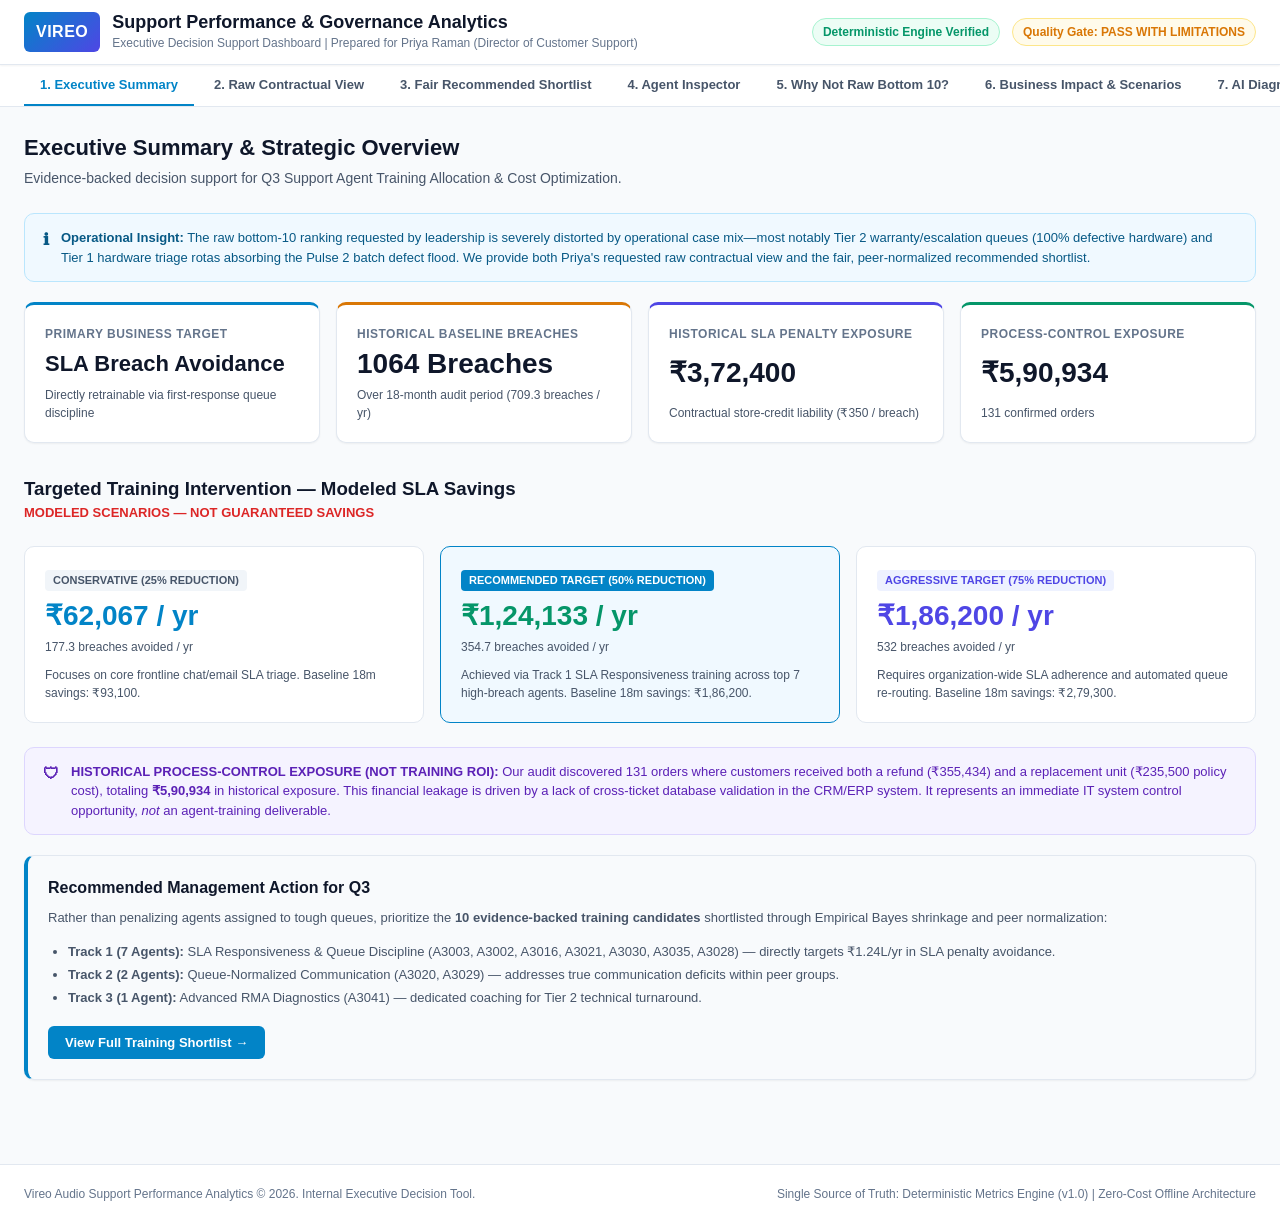
<file: dashboard/index.html>
<!DOCTYPE html>
<html lang="en">
<head>
  <meta charset="UTF-8">
  <meta name="viewport" content="width=device-width, initial-scale=1.0">
  <title>Vireo Audio Support Analytics — Executive Decision Dashboard</title>
  <link rel="stylesheet" href="style.css">
  <!-- Load Authoritative Data File (Zero-CORS offline execution) -->
  <script src="data.js"></script>
  <script src="app.js"></script>
</head>
<body>

  <!-- Top Executive Header -->
  <header class="app-header">
    <div class="header-inner">
      <div class="brand-container">
        <div class="logo-badge">VIREO</div>
        <div class="brand-text">
          <h1>Support Performance & Governance Analytics</h1>
          <p>Executive Decision Support Dashboard | Prepared for Priya Raman (Director of Customer Support)</p>
        </div>
      </div>
      <div class="header-status">
        <span class="pill-badge pill-deterministic">Deterministic Engine Verified</span>
        <span class="pill-badge pill-pass">Quality Gate: PASS WITH LIMITATIONS</span>
      </div>
    </div>
  </header>

  <!-- Navigation Tabs -->
  <nav class="app-nav">
    <div class="nav-inner">
      <button class="nav-tab active" data-view="view-exec">1. Executive Summary</button>
      <button class="nav-tab" data-view="view-raw">2. Raw Contractual View</button>
      <button class="nav-tab" data-view="view-shortlist">3. Fair Recommended Shortlist</button>
      <button class="nav-tab" data-view="view-inspector">4. Agent Inspector</button>
      <button class="nav-tab" data-view="view-whynot">5. Why Not Raw Bottom 10?</button>
      <button class="nav-tab" data-view="view-impact">6. Business Impact & Scenarios</button>
      <button class="nav-tab" data-view="view-ai">7. AI Diagnostics</button>
      <button class="nav-tab" data-view="view-limitations">8. Data Quality & Limitations</button>
    </div>
  </nav>

  <!-- Main View Container -->
  <main class="main-container">

    <!-- ========================================================
         VIEW 1 — EXECUTIVE SUMMARY
         ======================================================== -->
    <section id="view-exec" class="view-section active">
      <div class="section-header">
        <h2>Executive Summary & Strategic Overview</h2>
        <p>Evidence-backed decision support for Q3 Support Agent Training Allocation & Cost Optimization.</p>
      </div>

      <!-- Core Context Alert -->
      <div class="alert-box alert-info">
        <span class="alert-icon">ℹ</span>
        <div>
          <strong>Operational Insight:</strong> The raw bottom-10 ranking requested by leadership is severely distorted by operational case mix—most notably Tier 2 warranty/escalation queues (100% defective hardware) and Tier 1 hardware triage rotas absorbing the Pulse 2 batch defect flood. We provide both Priya's requested raw contractual view and the fair, peer-normalized recommended shortlist.
        </div>
      </div>

      <!-- High-Level KPI Summary Grid -->
      <div class="grid-cols-4">
        <div class="kpi-card kpi-highlight-blue">
          <div class="kpi-title">Primary Business Target</div>
          <div class="kpi-value" style="font-size: 22px;">SLA Breach Avoidance</div>
          <div class="kpi-subtext">Directly retrainable via first-response queue discipline</div>
        </div>
        <div class="kpi-card kpi-highlight-amber">
          <div class="kpi-title">Historical Baseline Breaches</div>
          <div class="kpi-value" id="exec-baseline-breaches">1,064 Breaches</div>
          <div class="kpi-subtext">Over 18-month audit period (709.3 breaches / yr)</div>
        </div>
        <div class="kpi-card kpi-highlight-indigo">
          <div class="kpi-title">Historical SLA Penalty Exposure</div>
          <div class="kpi-value" id="exec-baseline-cost">₹3,72,400</div>
          <div class="kpi-subtext">Contractual store-credit liability (₹350 / breach)</div>
        </div>
        <div class="kpi-card kpi-highlight-green">
          <div class="kpi-title">Process-Control Exposure</div>
          <div class="kpi-value" id="exec-dd-exposure">₹5,90,934</div>
          <div class="kpi-subtext" id="exec-dd-orders">131 double-dipped orders (ERP/CRM gap)</div>
        </div>
      </div>

      <!-- SLA Breach Reduction Scenarios -->
      <div class="section-header" style="margin-top: 32px;">
        <h3>Targeted Training Intervention — Modeled SLA Savings</h3>
        <p style="font-size: 13px; color: var(--danger); font-weight: 600;">MODELED SCENARIOS — NOT GUARANTEED SAVINGS</p>
      </div>

      <div class="grid-cols-3">
        <div class="scenario-card conservative">
          <span class="scenario-badge">Conservative (25% Reduction)</span>
          <div class="kpi-value" style="color: var(--primary);" id="exec-sc-25-val">₹62,067 / yr</div>
          <div class="kpi-subtext" id="exec-sc-25-breaches">177.3 breaches avoided / yr</div>
          <p style="font-size: 12px; color: var(--text-muted); margin-top: 10px;">Focuses on core frontline chat/email SLA triage. Baseline 18m savings: ₹93,100.</p>
        </div>

        <div class="scenario-card recommended">
          <span class="scenario-badge">Recommended Target (50% Reduction)</span>
          <div class="kpi-value" style="color: var(--success);" id="exec-sc-50-val">₹1,24,133 / yr</div>
          <div class="kpi-subtext" id="exec-sc-50-breaches">354.7 breaches avoided / yr</div>
          <p style="font-size: 12px; color: var(--text-muted); margin-top: 10px;">Achieved via Track 1 SLA Responsiveness training across top 7 high-breach agents. Baseline 18m savings: ₹1,86,200.</p>
        </div>

        <div class="scenario-card aggressive">
          <span class="scenario-badge">Aggressive Target (75% Reduction)</span>
          <div class="kpi-value" style="color: var(--accent-indigo);" id="exec-sc-75-val">₹1,86,200 / yr</div>
          <div class="kpi-subtext" id="exec-sc-75-breaches">532.0 breaches avoided / yr</div>
          <p style="font-size: 12px; color: var(--text-muted); margin-top: 10px;">Requires organization-wide SLA adherence and automated queue re-routing. Baseline 18m savings: ₹2,79,300.</p>
        </div>
      </div>

      <!-- Process Control Opportunity (Double Dipping) Notice -->
      <div class="alert-box alert-purple" style="margin-top: 12px;">
        <span class="alert-icon">🛡</span>
        <div>
          <strong>HISTORICAL PROCESS-CONTROL EXPOSURE (NOT TRAINING ROI):</strong>
          Our audit discovered 131 orders where customers received both a refund (₹355,434) and a replacement unit (₹235,500 policy cost), totaling <strong>₹5,90,934</strong> in historical exposure. This financial leakage is driven by a lack of cross-ticket database validation in the CRM/ERP system. It represents an immediate IT system control opportunity, <em>not</em> an agent-training deliverable.
        </div>
      </div>

      <!-- Recommended Action Box -->
      <div class="kpi-card" style="margin-top: 20px; background-color: #f8fafc; border-left: 4px solid var(--primary);">
        <h3 style="font-size: 16px; margin-bottom: 8px;">Recommended Management Action for Q3</h3>
        <p style="font-size: 13px; color: var(--text-muted); margin-bottom: 12px;">
          Rather than penalizing agents assigned to tough queues, prioritize the <strong>10 evidence-backed training candidates</strong> shortlisted through Empirical Bayes shrinkage and peer normalization:
        </p>
        <ul style="font-size: 13px; color: var(--text-muted); padding-left: 20px; line-height: 1.8;">
          <li><strong>Track 1 (7 Agents):</strong> SLA Responsiveness & Queue Discipline (A3003, A3002, A3016, A3021, A3030, A3035, A3028) — directly targets ₹1.24L/yr in SLA penalty avoidance.</li>
          <li><strong>Track 2 (2 Agents):</strong> Queue-Normalized Communication (A3020, A3029) — addresses true communication deficits within peer groups.</li>
          <li><strong>Track 3 (1 Agent):</strong> Advanced RMA Diagnostics (A3041) — dedicated coaching for Tier 2 technical turnaround.</li>
        </ul>
        <div style="margin-top: 16px;">
          <button class="btn btn-primary" onclick="switchView('view-shortlist')">View Full Training Shortlist &rarr;</button>
        </div>
      </div>
    </section>

    <!-- ========================================================
         VIEW 2 — PRIYA'S REQUESTED RAW VIEW
         ======================================================== -->
    <section id="view-raw" class="view-section">
      <div class="section-header">
        <h2>Raw Contractual Ranking</h2>
        <p>Direct unadjusted ranking by CSAT and handle time as originally requested by leadership.</p>
      </div>

      <div class="alert-box alert-warning">
        <span class="alert-icon">⚠️</span>
        <div>
          <strong>Transparency Notice:</strong> Raw ranking is shown for compliance with leadership request. It is <strong>NOT</strong> the recommended training decision because case mix differs substantially between operational teams. Notice that Tier 2 agents and Hardware Triage agents dominate the unadjusted bottom lists due to product defects and bench turnaround times.
        </div>
      </div>

      <!-- Table A: Lowest Raw Mean CSAT -->
      <div class="table-card">
        <div class="table-header-bar">
          <h3>A. Bottom 10 by Raw Mean CSAT (Unadjusted)</h3>
          <span style="font-size: 12px; color: var(--text-subtle);">Click any agent row to inspect full profile</span>
        </div>
        <div class="table-responsive">
          <table class="data-table" id="table-raw-csat">
            <thead>
              <tr>
                <th>Rank</th>
                <th>Agent</th>
                <th>Agent ID</th>
                <th>Team</th>
                <th>Tier</th>
                <th>Raw Mean CSAT</th>
                <th>Audited Handle Time (Median)</th>
                <th>SLA Breach Rate</th>
                <th>Queue Bias Context</th>
              </tr>
            </thead>
            <tbody></tbody>
          </table>
        </div>
      </div>

      <!-- Table B: Highest Median Handle Time -->
      <div class="table-card">
        <div class="table-header-bar">
          <h3>B. Highest 10 by Audited Median Handle Time (Unadjusted)</h3>
          <span style="font-size: 12px; color: var(--text-subtle);">Click any agent row to inspect full profile</span>
        </div>
        <div class="table-responsive">
          <table class="data-table" id="table-raw-ht">
            <thead>
              <tr>
                <th>Rank</th>
                <th>Agent</th>
                <th>Agent ID</th>
                <th>Team</th>
                <th>Tier</th>
                <th>Raw Mean CSAT</th>
                <th>Audited Handle Time (Median)</th>
                <th>SLA Breach Rate</th>
                <th>Queue Bias Context</th>
              </tr>
            </thead>
            <tbody></tbody>
          </table>
        </div>
      </div>
    </section>

    <!-- ========================================================
         VIEW 3 — FAIR RECOMMENDED SHORTLIST
         ======================================================== -->
    <section id="view-shortlist" class="view-section">
      <div class="section-header">
        <h2>Fair Recommended Training Shortlist (Single Source of Truth)</h2>
        <p>Exactly 10 evidence-backed candidates grouped into diagnostic intervention tracks.</p>
      </div>

      <div class="alert-box alert-info">
        <span class="alert-icon">✓</span>
        <div>
          <strong>Analytical Foundation:</strong> Candidates selected using Empirical Bayes shrinkage ($M=25$), peer group normalization across 6 operational cohorts, and demonstrable business impact. Unjustified punitive shortlisting of hardware triage agents has been eliminated.
        </div>
      </div>

      <div class="table-card">
        <div class="table-header-bar">
          <h3>Q3 Certified Training Candidates (10 Agents)</h3>
          <span style="font-size: 12px; color: var(--text-subtle);">Grouped across 3 distinct operational modules</span>
        </div>
        <div class="table-responsive">
          <table class="data-table" id="table-training-candidates">
            <thead>
              <tr>
                <th>Rank</th>
                <th>Agent</th>
                <th>Agent ID</th>
                <th>Team</th>
                <th>Training Track</th>
                <th>Primary Evidence & Value</th>
                <th>Peer Benchmark</th>
                <th>Audit Rationale</th>
                <th>Recommended Module</th>
              </tr>
            </thead>
            <tbody></tbody>
          </table>
        </div>
      </div>
    </section>

    <!-- ========================================================
         VIEW 4 — AGENT INSPECTOR
         ======================================================== -->
    <section id="view-inspector" class="view-section">
      <div class="section-header">
        <h2>Agent Detail Inspector</h2>
        <p>Examine comprehensive raw vs. audited metrics, peer benchmarks, and compliance records for all 44 agents.</p>
      </div>

      <div class="inspector-card">
        <div class="inspector-header">
          <div class="inspector-agent-meta">
            <h3 id="insp-agent-title">Select an Agent</h3>
            <p id="insp-agent-meta">Metadata</p>
          </div>
          <div>
            <label for="inspector-agent-select" style="font-size: 12px; font-weight: 600; color: var(--text-muted); margin-right: 8px;">Select Agent:</label>
            <select id="inspector-agent-select" class="table-filter-input" style="font-weight: 600;"></select>
          </div>
        </div>

        <!-- Legacy Offset Warning Box -->
        <div id="insp-legacy-note" class="alert-box alert-warning" style="display: none;"></div>

        <!-- Metric Grid -->
        <div class="inspector-metric-grid">
          <!-- Column 1: Volume & CSAT -->
          <div class="inspector-metric-box">
            <div class="label">Total Ticket Volume</div>
            <div class="value" id="insp-tickets">—</div>
            <div class="detail">18-month resolved & closed attendance</div>
          </div>
          <div class="inspector-metric-box">
            <div class="label">Raw Mean CSAT</div>
            <div class="value" id="insp-csat-raw">—</div>
            <div class="detail" id="insp-csat-count">—</div>
          </div>
          <div class="inspector-metric-box">
            <div class="label">Empirical Bayes Shrunk CSAT</div>
            <div class="value" id="insp-csat-shrunk" style="color: var(--primary);">—</div>
            <div class="detail">Peer Baseline: <span id="insp-csat-peer">—</span></div>
          </div>

          <!-- Column 2: Handle Times -->
          <div class="inspector-metric-box">
            <div class="label">Raw Handle Time (Mean)</div>
            <div class="value" id="insp-ht-raw">—</div>
            <div class="detail">Uncorrected legacy timestamps</div>
          </div>
          <div class="inspector-metric-box">
            <div class="label">Audited Handle Time (Mean)</div>
            <div class="value" id="insp-ht-audited" style="color: var(--primary);">—</div>
            <div class="detail">UTC-to-IST offset corrected (+5:30)</div>
          </div>
          <div class="inspector-metric-box">
            <div class="label">Audited Handle Time (Median)</div>
            <div class="value" id="insp-ht-median">—</div>
            <div class="detail">Robust operational metric</div>
          </div>

          <!-- Column 3: SLA & Governance -->
          <div class="inspector-metric-box">
            <div class="label">SLA Breach Count</div>
            <div class="value" id="insp-sla-breaches" style="color: var(--danger);">—</div>
            <div class="detail">Breach Rate: <span id="insp-sla-rate">—</span></div>
          </div>
          <div class="inspector-metric-box">
            <div class="label">SLA Store-Credit Liability</div>
            <div class="value" id="insp-sla-penalty">—</div>
            <div class="detail">Contractual exposure (₹350/breach)</div>
          </div>
          <div class="inspector-metric-box">
            <div class="label">Governance Exceptions</div>
            <div class="value" id="insp-double-dipping">—</div>
            <div class="detail">Double-dipped tickets touched</div>
          </div>

          <!-- Column 4: Operational Touchpoints -->
          <div class="inspector-metric-box">
            <div class="label">Internal Transfers</div>
            <div class="value" id="insp-transfers">—</div>
            <div class="detail">Transfers originated</div>
          </div>
          <div class="inspector-metric-box">
            <div class="label">Replacements Issued</div>
            <div class="value" id="insp-replacements">—</div>
            <div class="detail">Warranty replacement units</div>
          </div>
          <div class="inspector-metric-box">
            <div class="label">Refunds Authorized</div>
            <div class="value" id="insp-refunds">—</div>
            <div class="detail">Total customer refunds</div>
          </div>
        </div>
      </div>
    </section>

    <!-- ========================================================
         VIEW 5 — WHY NOT THE RAW BOTTOM 10?
         ======================================================== -->
    <section id="view-whynot" class="view-section">
      <div class="section-header">
        <h2>Why Not the Raw Bottom 10?</h2>
        <p>A rigorous explanation of structural queue bias, hardware triage rotas, and the Pulse 2 defect surge.</p>
      </div>

      <div class="alert-box alert-warning">
        <span class="alert-icon">⚖</span>
        <div>
          <strong>Analytical Protection:</strong>
          Four frontline agents—<strong>A3004 (Siddharth Kapoor), A3005 (Zaid Khanna), A3006 (Kavya Pandey), and A3007 (Siddharth Trivedi)</strong>—appear in the raw contractual bottom 10 for CSAT. However, <strong>NONE</strong> of these agents are recommended for training in our final shortlist.
        </div>
      </div>

      <div class="table-card">
        <div class="table-header-bar">
          <h3>The Hardware Triage Rota Cohort ("Kavya's Four")</h3>
          <span style="font-size: 12px; color: var(--text-subtle);">Demonstrating queue-driven score suppression</span>
        </div>
        <div class="table-responsive">
          <table class="data-table" id="table-kavya-explanation">
            <thead>
              <tr>
                <th>Agent</th>
                <th>Agent ID</th>
                <th>Team</th>
                <th>Raw Mean CSAT</th>
                <th>Shrunk CSAT</th>
                <th>SLA Breach Rate</th>
                <th>Audited Median HT</th>
                <th>Root-Cause Operational Explanation</th>
              </tr>
            </thead>
            <tbody></tbody>
          </table>
        </div>
      </div>

      <div class="grid-cols-2">
        <div class="kpi-card">
          <h4 style="font-size: 14px; margin-bottom: 8px;">1. The Pulse 2 Battery Defect Flood</h4>
          <p style="font-size: 13px; color: var(--text-muted); line-height: 1.6;">
            Between November 2025 and February 2026, manufacturing lots <code>PL2-2508-2</code> through <code>PL2-2511-3</code> suffered from a hardware failure where left earbuds failed to charge (stuck at 0%). These 4 frontline agents handled more than <strong>double the company average of dead-battery claims</strong>, facing deeply frustrated customers whose ratings reflected product anger rather than agent demeanor.
          </p>
        </div>
        <div class="kpi-card">
          <h4 style="font-size: 14px; margin-bottom: 8px;">2. Tier 2 Escalations Case Mix</h4>
          <p style="font-size: 13px; color: var(--text-muted); line-height: 1.6;">
            Tier 2 agents (such as A3039, A3040, A3041) handle 100% defective hardware, service center RMA bench turnarounds, and courier transit loss investigations. Comparing their 75–120 hour handle times against frontline chat agents handling 15-minute password resets is statistically invalid and contractually misleading.
          </p>
        </div>
      </div>
    </section>

    <!-- ========================================================
         VIEW 6 — BUSINESS IMPACT & SENSITIVITY
         ======================================================== -->
    <section id="view-impact" class="view-section">
      <div class="section-header">
        <h2>Business Impact & Cost Sensitivity Analysis</h2>
        <p>Interactive financial modeling separating operational training ROI from system process controls.</p>
      </div>

      <div class="grid-cols-2">
        <!-- Section A: SLA Breach Savings -->
        <div class="kpi-card" style="border-top: 4px solid var(--primary);">
          <div style="display: flex; align-items: center; justify-content: space-between; margin-bottom: 12px;">
            <h3 style="font-size: 16px;">A. Training / SLA Breach Savings Model</h3>
            <span class="badge-tag" style="background-color: var(--primary-light); color: var(--primary-dark);">Retrainable Outcome</span>
          </div>
          <p style="font-size: 13px; color: var(--text-muted); margin-bottom: 16px;">
            Targeted training on Track 1 (7 agents) improves first-response triage to eliminate the ₹350 policy store-credit breach penalty.
          </p>

          <div style="margin-bottom: 16px;">
            <label style="font-size: 12px; font-weight: 700; color: var(--text-muted); display: block; margin-bottom: 6px;">Select Breach Reduction Target:</label>
            <div class="btn-group">
              <button class="btn-scenario-select" data-pct="25%">25% Conservative</button>
              <button class="btn-scenario-select active" data-pct="50%">50% Recommended</button>
              <button class="btn-scenario-select" data-pct="75%">75% Aggressive</button>
            </div>
          </div>

          <div style="background-color: var(--bg-subtle); padding: 16px; border-radius: var(--radius-sm); border: 1px solid var(--border-color); margin-bottom: 12px;">
            <div style="font-size: 12px; text-transform: uppercase; color: var(--text-subtle); font-weight: 600;">Annualized Modeled Savings (<span id="biz-sc-pct">50%</span>)</div>
            <div style="font-size: 26px; font-weight: 800; color: var(--success);" id="biz-sc-savings-annual">₹1,24,133 / year</div>
            <div style="font-size: 12px; color: var(--text-muted); margin-top: 4px;" id="biz-sc-savings-18m">₹1,86,200 (over 18m baseline)</div>
            <div style="font-size: 12px; font-weight: 600; color: var(--primary); margin-top: 4px;" id="biz-sc-breaches-avoided">354.7 breaches avoided / year</div>
          </div>
          <small style="color: var(--danger); font-size: 11px; font-weight: 600;">*Modeled scenario sensitivity, not guaranteed contract terms.</small>
        </div>

        <!-- Section B: Process Control Exposure -->
        <div class="kpi-card" style="border-top: 4px solid var(--accent-indigo);">
          <div style="display: flex; align-items: center; justify-content: space-between; margin-bottom: 12px;">
            <h3 style="font-size: 16px;">B. CRM / ERP Process-Control Opportunity</h3>
            <span class="badge-tag" style="background-color: var(--accent-indigo-light); color: var(--accent-indigo);">IT System Control</span>
          </div>
          <p style="font-size: 13px; color: var(--text-muted); margin-bottom: 16px;">
            Confirmed financial leakage where <span id="biz-dd-orders">131</span> orders received both a refund and replacement due to absence of cross-ticket database validation rules.
          </p>

          <div style="display: grid; grid-template-columns: 1fr 1fr; gap: 12px; margin-bottom: 16px;">
            <div style="background-color: var(--bg-subtle); padding: 12px; border-radius: var(--radius-sm); border: 1px solid var(--border-color);">
              <div style="font-size: 11px; text-transform: uppercase; color: var(--text-subtle);">Cash Refunds Issued</div>
              <div style="font-size: 18px; font-weight: 700;" id="biz-dd-refunds">₹3,55,434</div>
            </div>
            <div style="background-color: var(--bg-subtle); padding: 12px; border-radius: var(--radius-sm); border: 1px solid var(--border-color);">
              <div style="font-size: 11px; text-transform: uppercase; color: var(--text-subtle);">Replacement Policy Cost</div>
              <div style="font-size: 18px; font-weight: 700;" id="biz-dd-replacements">₹2,35,500</div>
              <div style="font-size: 10px; color: var(--text-subtle);">Unit cost + ₹340 logistics</div>
            </div>
          </div>

          <div style="background-color: #f5f3ff; padding: 14px; border-radius: var(--radius-sm); border: 1px solid #ddd6fe;">
            <div style="font-size: 11px; text-transform: uppercase; color: #5b21b6; font-weight: 700;">Combined Historical Exposure</div>
            <div style="font-size: 22px; font-weight: 800; color: #5b21b6;" id="biz-dd-combined">₹5,90,934</div>
            <div style="font-size: 12px; color: var(--text-muted);" id="biz-dd-annualized">₹3,93,956 / year</div>
          </div>
          <p style="font-size: 12px; color: var(--text-muted); margin-top: 12px;">
            <strong>Governance Note:</strong> This is a CRM/ERP validation-control opportunity, <em>not</em> an agent-training ROI estimate.
          </p>
        </div>
      </div>
    </section>

    <!-- ========================================================
         VIEW 7 — AI DIAGNOSTICS
         ======================================================== -->
    <section id="view-ai" class="view-section">
      <div class="section-header">
        <h2>AI Qualitative Diagnostics (Auxiliary Layer)</h2>
        <p>Qualitative diagnostic triage of exactly 100 stratified tickets to identify underlying friction drivers.</p>
      </div>

      <!-- Critical Guardrail Alert -->
      <div class="alert-box alert-danger">
        <span class="alert-icon">🛑</span>
        <div>
          <strong>Operational Safety Guardrail:</strong>
          AI diagnostics operate strictly as an auxiliary qualitative diagnostic tool across 100 tickets. <strong>The AI layer does NOT determine agent rankings, candidate shortlist selection, CSAT, handle time, or financial calculations.</strong> Actual project cost incurred: <strong>₹0.00</strong> (executed via zero-cost offline heuristic).
        </div>
      </div>

      <!-- Agreement Benchmarks -->
      <div class="section-header" style="margin-top: 24px;">
        <h3>Human Expert Gold Standard Benchmark (20 Stratified Tickets)</h3>
        <p>30% exact agreement across all evaluated dimensions simultaneously (6/20 tickets matched across all 5 fields).</p>
      </div>

      <div class="grid-cols-3">
        <div class="kpi-card">
          <div class="kpi-title">Policy Signal Agreement</div>
          <div class="kpi-value" style="color: var(--success);">100.0%</div>
          <div class="kpi-subtext">20 / 20 tickets matched</div>
        </div>
        <div class="kpi-card">
          <div class="kpi-title">Agent Handling Signal Agreement</div>
          <div class="kpi-value" style="color: var(--primary);">80.0%</div>
          <div class="kpi-subtext">16 / 20 tickets matched</div>
        </div>
        <div class="kpi-card">
          <div class="kpi-title">Resolution Quality Agreement</div>
          <div class="kpi-value" style="color: var(--warning);">65.0%</div>
          <div class="kpi-subtext">13 / 20 tickets matched</div>
        </div>
        <div class="kpi-card">
          <div class="kpi-title">Evidence Quality Agreement</div>
          <div class="kpi-value" style="color: var(--warning);">65.0%</div>
          <div class="kpi-subtext">13 / 20 tickets matched</div>
        </div>
        <div class="kpi-card">
          <div class="kpi-title">Primary Root Cause Agreement</div>
          <div class="kpi-value" style="color: var(--danger);">45.0%</div>
          <div class="kpi-subtext">9 / 20 tickets matched (bench delays vs defects)</div>
        </div>
        <div class="kpi-card" style="border: 2px solid var(--border-strong);">
          <div class="kpi-title">Exact All-Field Concordance</div>
          <div class="kpi-value">30.0%</div>
          <div class="kpi-subtext">6 / 20 matched across all 5 dimensions simultaneously</div>
        </div>
      </div>

      <!-- Hallucination Review Table -->
      <div class="table-card" style="margin-top: 24px;">
        <div class="table-header-bar">
          <h3>Sample AI Diagnostic Hallucination & Correction Register</h3>
          <span style="font-size: 12px; color: var(--text-subtle);">From outputs/ai_hallucination_review.csv</span>
        </div>
        <div class="table-responsive">
          <table class="data-table" id="table-ai-hallucinations">
            <thead>
              <tr>
                <th>Ticket ID</th>
                <th>Severity</th>
                <th>Issue Type</th>
                <th>Unsupported AI Claim</th>
                <th>Ground Truth Supporting Evidence</th>
                <th>Supervisory Correction</th>
              </tr>
            </thead>
            <tbody></tbody>
          </table>
        </div>
      </div>
    </section>

    <!-- ========================================================
         VIEW 8 — DATA QUALITY / LIMITATIONS
         ======================================================== -->
    <section id="view-limitations" class="view-section">
      <div class="section-header">
        <h2>Data Quality Register & Operational Limitations</h2>
        <p>Transparent documentation of the 10 known limitations, mitigations, and residual risks.</p>
      </div>

      <div class="alert-box alert-info">
        <span class="alert-icon">ℹ</span>
        <div>
          Click any limitation item below to expand the engineering impact analysis, applied pipeline mitigation, and operational guidance.
        </div>
      </div>

      <!-- Accordion List -->
      <div class="accordion-item open">
        <div class="accordion-header">
          <span>1. Legacy Timestamp Reconstruction (+5:30 UTC/IST Offset)</span>
          <span>&#9662;</span>
        </div>
        <div class="accordion-content">
          <strong>Issue:</strong> 2,309 legacy tickets migrated from Freshdesk prior to the 14 September 2025 cutover had <code>resolved_at &lt; created_at</code> due to an uncoordinated platform migration where resolution timestamps were stored in UTC while creation timestamps were in IST (+5:30).<br>
          <strong>Mitigation:</strong> Deterministic 330-minute (+5.5 hour) adjustment in <code>src/metrics_engine.py</code> eliminates 100% of negative durations.<br>
          <strong>Remaining Risk:</strong> Microsecond resolution times are mapped to nearest minute intervals.
        </div>
      </div>

      <div class="accordion-item">
        <div class="accordion-header">
          <span>2. Voluntary CSAT Response Bias (44.22% Response Rate)</span>
          <span>&#9662;</span>
        </div>
        <div class="accordion-content">
          <strong>Issue:</strong> 5,196 out of 11,750 tickets (44.22%) contain CSAT feedback. Voluntary feedback is bimodally polarized.<br>
          <strong>Mitigation:</strong> Empirical Bayes shrinkage ($M=25$) shrinks low-sample noise toward operational peer group baselines.<br>
          <strong>Remaining Risk:</strong> Sentiment of the 55.78% non-respondents remains unobservable.
        </div>
      </div>

      <div class="accordion-item">
        <div class="accordion-header">
          <span>3. Premature CSAT on Open / Pending Tickets (249 Tickets)</span>
          <span>&#9662;</span>
        </div>
        <div class="accordion-content">
          <strong>Issue:</strong> Exactly 249 tickets have recorded CSAT ratings despite having ticket status set to open or pending.<br>
          <strong>Mitigation:</strong> Captured genuine customer feedback retained in metrics per business practice, but flagged in tables.<br>
          <strong>Remaining Risk:</strong> Mid-journey dissatisfaction may understate ultimate resolution quality.
        </div>
      </div>

      <div class="accordion-item">
        <div class="accordion-header">
          <span>4. Missing Order ID Linkage (4,107 Tickets / 34.95%)</span>
          <span>&#9662;</span>
        </div>
        <div class="accordion-content">
          <strong>Issue:</strong> 4,107 tickets lack an <code>order_id</code> (general pre-sales, compatibility questions, unverified warranty queries).<br>
          <strong>Mitigation:</strong> Order-dependent analyses (double-dipping, replacement costs) are strictly isolated to validated order records.<br>
          <strong>Remaining Risk:</strong> Cross-channel warranty leakage on unlinked tickets cannot be tracked.
        </div>
      </div>

      <div class="accordion-item">
        <div class="accordion-header">
          <span>5. Agent Name Collision (Kavya Pandey — A3006 & A3029)</span>
          <span>&#9662;</span>
        </div>
        <div class="accordion-content">
          <strong>Issue:</strong> Two distinct agents share the exact name "Kavya Pandey" (A3006 in Chat Frontline vs A3029 in Logistics).<br>
          <strong>Mitigation:</strong> Enforced strict primary-key integrity across the entire codebase (`agent_id` is the immutable identifier).<br>
          <strong>Remaining Risk:</strong> Zero risk in data/software; operational risk remains if supervisors conduct offline verbal coaching without IDs.
        </div>
      </div>

      <div class="accordion-item">
        <div class="accordion-header">
          <span>6. Voice IVR Speech-to-Text Transcription Artifacts</span>
          <span>&#9662;</span>
        </div>
        <div class="accordion-content">
          <strong>Issue:</strong> Voice channel interactions contain automated speech-to-text transcripts with phonetic errors and missing speaker tags.<br>
          <strong>Mitigation:</strong> Quantitative engine relies strictly on structured operational metadata rather than unstructured voice transcripts.<br>
          <strong>Remaining Risk:</strong> Qualitative AI triage of voice tickets carries wider error margins than text-native tickets.
        </div>
      </div>

      <div class="accordion-item">
        <div class="accordion-header">
          <span>7. Category "Other" Miscategorization (1,732 Tickets / 14.74%)</span>
          <span>&#9662;</span>
        </div>
        <div class="accordion-content">
          <strong>Issue:</strong> 1,732 tickets are categorized under generic "Other", obscuring underlying hardware defect and courier delay topics.<br>
          <strong>Mitigation:</strong> Stratified 30 "Other" tickets into the AI audit sample (Stratum 4) to surface latent operational patterns.<br>
          <strong>Remaining Risk:</strong> Full re-categorization of historical tickets requires full-scale NLP processing beyond project scope.
        </div>
      </div>

      <div class="accordion-item">
        <div class="accordion-header">
          <span>8. Transfer-Field Migration Discrepancy</span>
          <span>&#9662;</span>
        </div>
        <div class="accordion-content">
          <strong>Issue:</strong> Multi-tier handoffs overwrote initial queue attributes during legacy migration.<br>
          <strong>Mitigation:</strong> Tier 2 Escalations agents are evaluated strictly against Tier 2 peers handling multi-day warranty escalations.<br>
          <strong>Remaining Risk:</strong> Precise first-contact resolution (FCR) cannot be computed with 100% certainty for multi-touch tickets.
        </div>
      </div>

      <div class="accordion-item">
        <div class="accordion-header">
          <span>9. Queue / Case-Mix Selection Effects</span>
          <span>&#9662;</span>
        </div>
        <div class="accordion-content">
          <strong>Issue:</strong> Inherent ticket difficulty varies dramatically across support queues (100% defective units in Tier 2 vs quick chat navigation).<br>
          <strong>Mitigation:</strong> Established 6 operational peer groups; compared agents strictly within their peer cohort.<br>
          <strong>Remaining Risk:</strong> Minor intra-peer group variance (shift timing differences) remains unadjusted.
        </div>
      </div>

      <div class="accordion-item">
        <div class="accordion-header">
          <span>10. AI Qualitative Uncertainty (30% Exact All-Field Concordance)</span>
          <span>&#9662;</span>
        </div>
        <div class="accordion-content">
          <strong>Issue:</strong> AI classification of unstructured text carries probabilistic uncertainty due to terse agent notes (`cx ok -TF`).<br>
          <strong>Mitigation:</strong> Bounded strictly as an auxiliary diagnostic tool; prohibited from modifying performance metrics, rankings, or shortlists.<br>
          <strong>Remaining Risk:</strong> Supervisors must treat AI tags as decision-support suggestions rather than definitive compliance verdicts.
        </div>
      </div>
    </section>

  </main>

  <footer class="app-footer">
    <div style="max-width: 1440px; margin: 0 auto; display: flex; justify-content: space-between; align-items: center; flex-wrap: wrap; gap: 12px;">
      <div>Vireo Audio Support Performance Analytics &copy; 2026. Internal Executive Decision Tool.</div>
      <div>Single Source of Truth: Deterministic Metrics Engine (v1.0) | Zero-Cost Offline Architecture</div>
    </div>
  </footer>

</body>
</html>
</file>
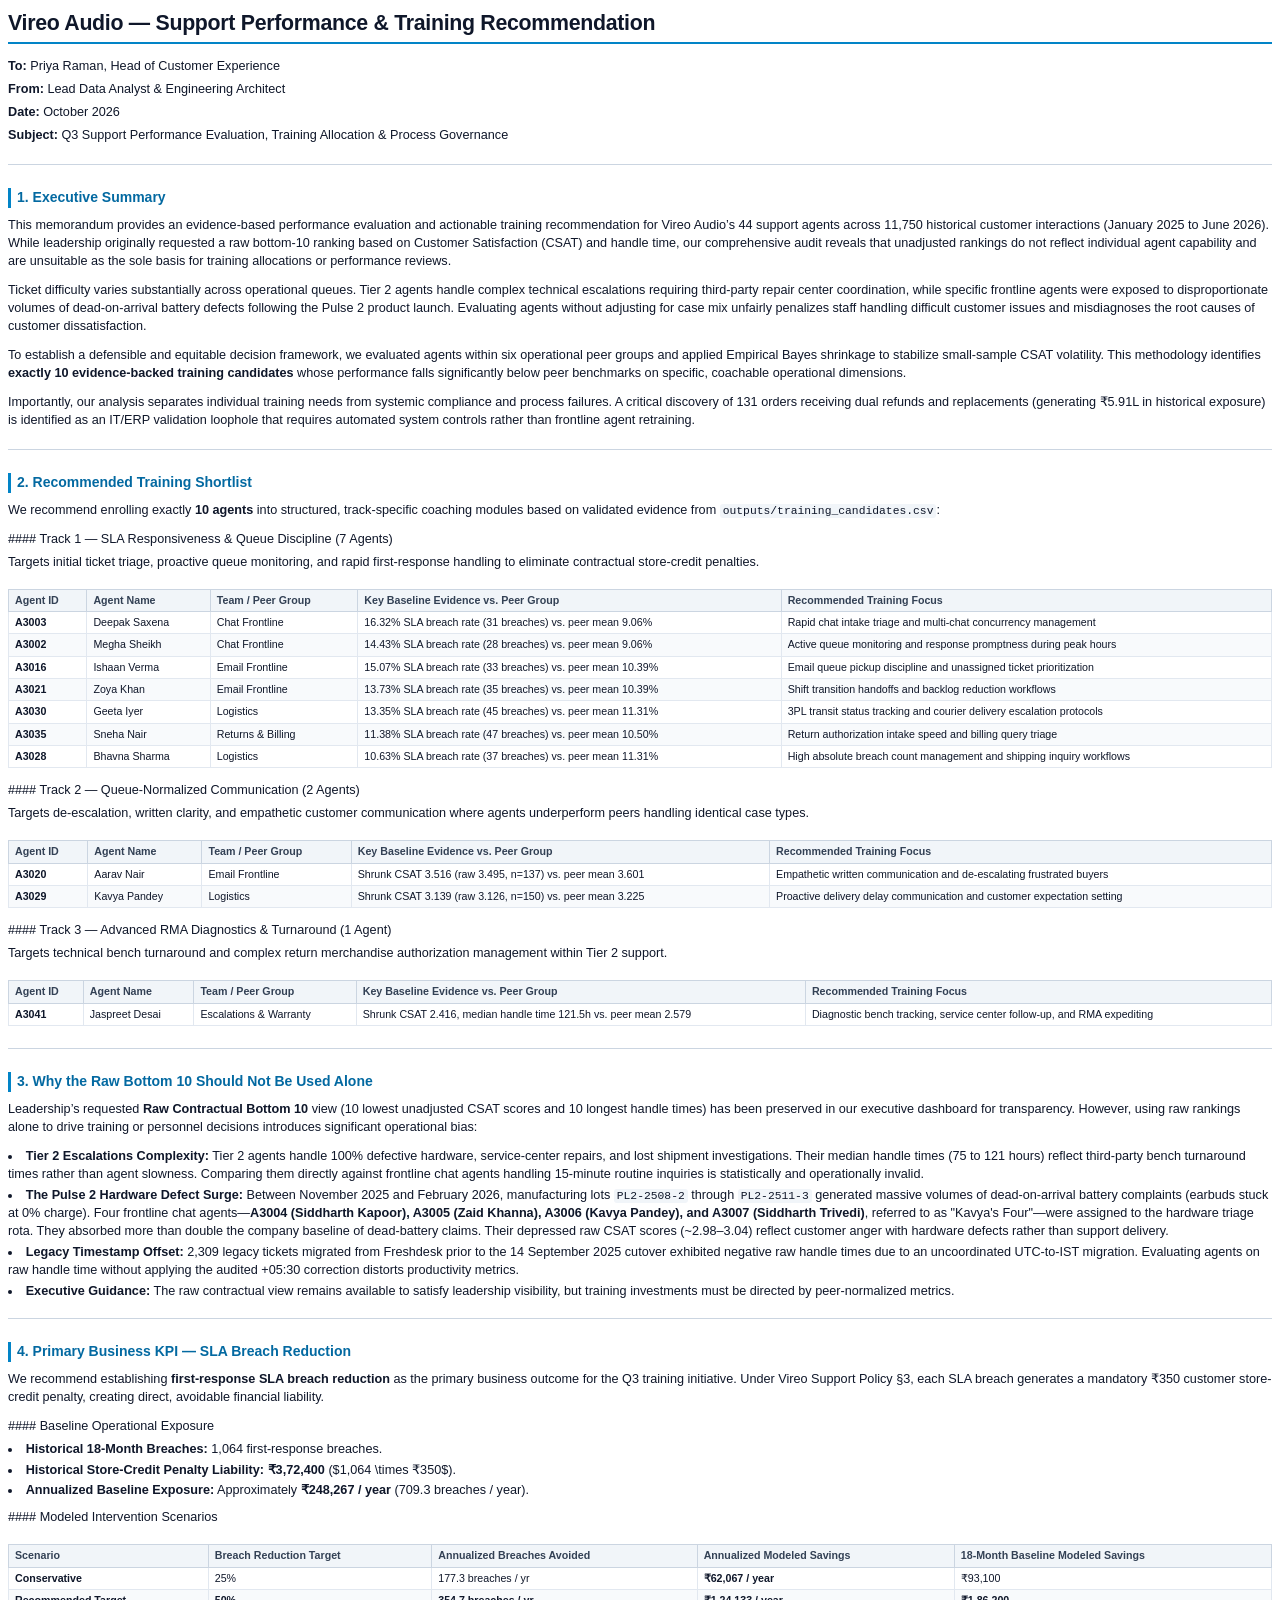
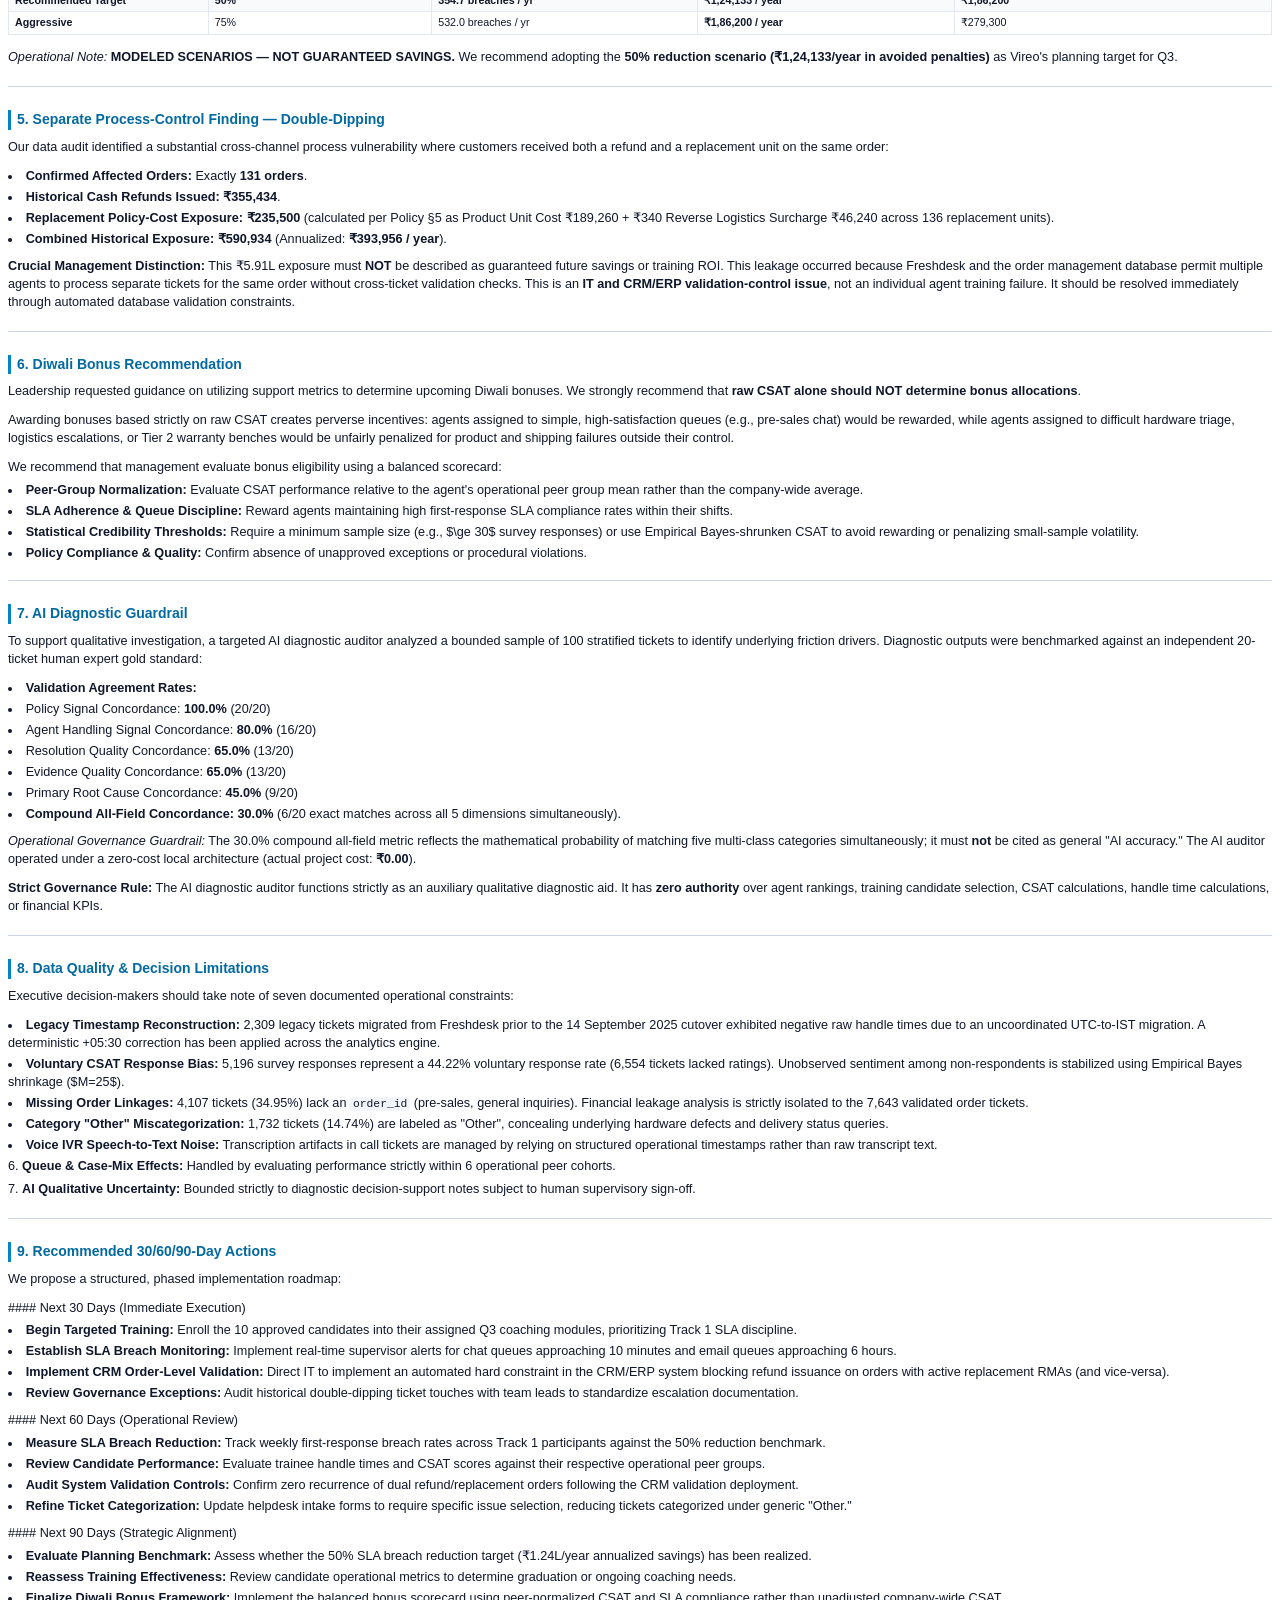
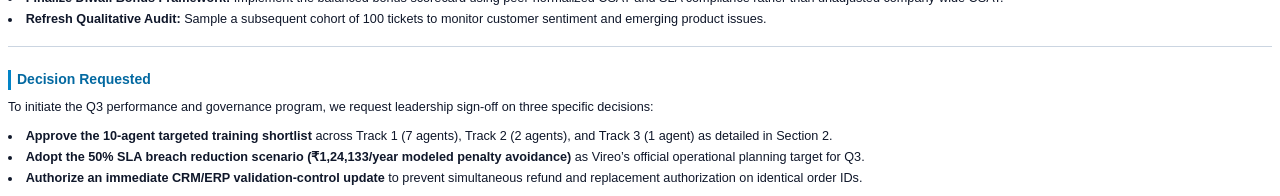
<file: outputs/executive_memo_print.html>
<!DOCTYPE html>
<html>
<head>
<meta charset="utf-8">
<style>
  @page {
    size: A4;
    margin: 12mm 14mm 12mm 14mm;
  }
  body {
    font-family: -apple-system, BlinkMacSystemFont, "Segoe UI", Roboto, Helvetica, Arial, sans-serif;
    color: #0f172a;
    font-size: 9.5pt;
    line-height: 1.42;
    background: #fff;
  }
  h1 {
    font-size: 16pt;
    font-weight: 800;
    color: #0f172a;
    margin: 0 0 8px 0;
    letter-spacing: -0.3px;
    border-bottom: 2px solid #0284c7;
    padding-bottom: 4px;
  }
  h2 {
    font-size: 12pt;
    font-weight: 700;
    color: #0284c7;
    margin: 10px 0 4px 0;
  }
  h3 {
    font-size: 10.5pt;
    font-weight: 700;
    color: #0369a1;
    margin: 9px 0 3px 0;
    border-left: 3px solid #0284c7;
    padding-left: 6px;
  }
  p {
    margin: 0 0 5px 0;
  }
  hr {
    border: none;
    border-top: 1px solid #cbd5e1;
    margin: 8px 0;
  }
  ul, ol {
    margin: 2px 0 6px 16px;
    padding: 0;
  }
  li {
    margin-bottom: 3px;
  }
  table {
    width: 100%;
    border-collapse: collapse;
    margin: 6px 0 8px 0;
    font-size: 8pt;
    line-height: 1.25;
  }
  th {
    background-color: #f1f5f9;
    color: #334155;
    font-weight: 700;
    text-align: left;
    padding: 4px 6px;
    border: 1px solid #cbd5e1;
  }
  td {
    padding: 4px 6px;
    border: 1px solid #e2e8f0;
    vertical-align: top;
  }
  tr:nth-child(even) td {
    background-color: #f8fafc;
  }
  code {
    font-family: Consolas, Monaco, monospace;
    font-size: 8.5pt;
    background: #f1f5f9;
    padding: 1px 3px;
    border-radius: 3px;
    color: #0f172a;
  }
  strong {
    font-weight: 700;
    color: #0f172a;
  }
  .header-meta {
    font-size: 9pt;
    color: #334155;
    margin-bottom: 8px;
    line-height: 1.35;
  }
</style>
</head>
<body>
<h1>Vireo Audio — Support Performance & Training Recommendation</h1>
<div style='height: 6px;'></div>
<p><strong>To:</strong> Priya Raman, Head of Customer Experience</p>
<p><strong>From:</strong> Lead Data Analyst & Engineering Architect</p>
<p><strong>Date:</strong> October 2026</p>
<p><strong>Subject:</strong> Q3 Support Performance Evaluation, Training Allocation & Process Governance</p>
<div style='height: 6px;'></div>
<hr>
<div style='height: 6px;'></div>
<h3>1. Executive Summary</h3>
<div style='height: 6px;'></div>
<p>This memorandum provides an evidence-based performance evaluation and actionable training recommendation for Vireo Audio’s 44 support agents across 11,750 historical customer interactions (January 2025 to June 2026). While leadership originally requested a raw bottom-10 ranking based on Customer Satisfaction (CSAT) and handle time, our comprehensive audit reveals that unadjusted rankings do not reflect individual agent capability and are unsuitable as the sole basis for training allocations or performance reviews.</p>
<div style='height: 6px;'></div>
<p>Ticket difficulty varies substantially across operational queues. Tier 2 agents handle complex technical escalations requiring third-party repair center coordination, while specific frontline agents were exposed to disproportionate volumes of dead-on-arrival battery defects following the Pulse 2 product launch. Evaluating agents without adjusting for case mix unfairly penalizes staff handling difficult customer issues and misdiagnoses the root causes of customer dissatisfaction.</p>
<div style='height: 6px;'></div>
<p>To establish a defensible and equitable decision framework, we evaluated agents within six operational peer groups and applied Empirical Bayes shrinkage to stabilize small-sample CSAT volatility. This methodology identifies <strong>exactly 10 evidence-backed training candidates</strong> whose performance falls significantly below peer benchmarks on specific, coachable operational dimensions.</p>
<div style='height: 6px;'></div>
<p>Importantly, our analysis separates individual training needs from systemic compliance and process failures. A critical discovery of 131 orders receiving dual refunds and replacements (generating ₹5.91L in historical exposure) is identified as an IT/ERP validation loophole that requires automated system controls rather than frontline agent retraining.</p>
<div style='height: 6px;'></div>
<hr>
<div style='height: 6px;'></div>
<h3>2. Recommended Training Shortlist</h3>
<div style='height: 6px;'></div>
<p>We recommend enrolling exactly <strong>10 agents</strong> into structured, track-specific coaching modules based on validated evidence from <code>outputs/training_candidates.csv</code>:</p>
<div style='height: 6px;'></div>
<p>#### Track 1 — SLA Responsiveness & Queue Discipline (7 Agents)</p>
<p>Targets initial ticket triage, proactive queue monitoring, and rapid first-response handling to eliminate contractual store-credit penalties.</p>
<div style='height: 6px;'></div>
<table>
<thead><tr><th>Agent ID</th><th>Agent Name</th><th>Team / Peer Group</th><th>Key Baseline Evidence vs. Peer Group</th><th>Recommended Training Focus</th></tr></thead>
<tbody>
<tr><td><strong>A3003</strong></td><td>Deepak Saxena</td><td>Chat Frontline</td><td>16.32% SLA breach rate (31 breaches) vs. peer mean 9.06%</td><td>Rapid chat intake triage and multi-chat concurrency management</td></tr>
<tr><td><strong>A3002</strong></td><td>Megha Sheikh</td><td>Chat Frontline</td><td>14.43% SLA breach rate (28 breaches) vs. peer mean 9.06%</td><td>Active queue monitoring and response promptness during peak hours</td></tr>
<tr><td><strong>A3016</strong></td><td>Ishaan Verma</td><td>Email Frontline</td><td>15.07% SLA breach rate (33 breaches) vs. peer mean 10.39%</td><td>Email queue pickup discipline and unassigned ticket prioritization</td></tr>
<tr><td><strong>A3021</strong></td><td>Zoya Khan</td><td>Email Frontline</td><td>13.73% SLA breach rate (35 breaches) vs. peer mean 10.39%</td><td>Shift transition handoffs and backlog reduction workflows</td></tr>
<tr><td><strong>A3030</strong></td><td>Geeta Iyer</td><td>Logistics</td><td>13.35% SLA breach rate (45 breaches) vs. peer mean 11.31%</td><td>3PL transit status tracking and courier delivery escalation protocols</td></tr>
<tr><td><strong>A3035</strong></td><td>Sneha Nair</td><td>Returns & Billing</td><td>11.38% SLA breach rate (47 breaches) vs. peer mean 10.50%</td><td>Return authorization intake speed and billing query triage</td></tr>
<tr><td><strong>A3028</strong></td><td>Bhavna Sharma</td><td>Logistics</td><td>10.63% SLA breach rate (37 breaches) vs. peer mean 11.31%</td><td>High absolute breach count management and shipping inquiry workflows</td></tr>
</tbody></table>
<div style='height: 6px;'></div>
<p>#### Track 2 — Queue-Normalized Communication (2 Agents)</p>
<p>Targets de-escalation, written clarity, and empathetic customer communication where agents underperform peers handling identical case types.</p>
<div style='height: 6px;'></div>
<table>
<thead><tr><th>Agent ID</th><th>Agent Name</th><th>Team / Peer Group</th><th>Key Baseline Evidence vs. Peer Group</th><th>Recommended Training Focus</th></tr></thead>
<tbody>
<tr><td><strong>A3020</strong></td><td>Aarav Nair</td><td>Email Frontline</td><td>Shrunk CSAT 3.516 (raw 3.495, n=137) vs. peer mean 3.601</td><td>Empathetic written communication and de-escalating frustrated buyers</td></tr>
<tr><td><strong>A3029</strong></td><td>Kavya Pandey</td><td>Logistics</td><td>Shrunk CSAT 3.139 (raw 3.126, n=150) vs. peer mean 3.225</td><td>Proactive delivery delay communication and customer expectation setting</td></tr>
</tbody></table>
<div style='height: 6px;'></div>
<p>#### Track 3 — Advanced RMA Diagnostics & Turnaround (1 Agent)</p>
<p>Targets technical bench turnaround and complex return merchandise authorization management within Tier 2 support.</p>
<div style='height: 6px;'></div>
<table>
<thead><tr><th>Agent ID</th><th>Agent Name</th><th>Team / Peer Group</th><th>Key Baseline Evidence vs. Peer Group</th><th>Recommended Training Focus</th></tr></thead>
<tbody>
<tr><td><strong>A3041</strong></td><td>Jaspreet Desai</td><td>Escalations & Warranty</td><td>Shrunk CSAT 2.416, median handle time 121.5h vs. peer mean 2.579</td><td>Diagnostic bench tracking, service center follow-up, and RMA expediting</td></tr>
</tbody></table>
<div style='height: 6px;'></div>
<hr>
<div style='height: 6px;'></div>
<h3>3. Why the Raw Bottom 10 Should Not Be Used Alone</h3>
<div style='height: 6px;'></div>
<p>Leadership’s requested <strong>Raw Contractual Bottom 10</strong> view (10 lowest unadjusted CSAT scores and 10 longest handle times) has been preserved in our executive dashboard for transparency. However, using raw rankings alone to drive training or personnel decisions introduces significant operational bias:</p>
<div style='height: 6px;'></div>
<li><strong>Tier 2 Escalations Complexity:</strong> Tier 2 agents handle 100% defective hardware, service-center repairs, and lost shipment investigations. Their median handle times (75 to 121 hours) reflect third-party bench turnaround times rather than agent slowness. Comparing them directly against frontline chat agents handling 15-minute routine inquiries is statistically and operationally invalid.</li>
<li><strong>The Pulse 2 Hardware Defect Surge:</strong> Between November 2025 and February 2026, manufacturing lots <code>PL2-2508-2</code> through <code>PL2-2511-3</code> generated massive volumes of dead-on-arrival battery complaints (earbuds stuck at 0% charge). Four frontline chat agents—<strong>A3004 (Siddharth Kapoor), A3005 (Zaid Khanna), A3006 (Kavya Pandey), and A3007 (Siddharth Trivedi)</strong>, referred to as "Kavya's Four"—were assigned to the hardware triage rota. They absorbed more than double the company baseline of dead-battery claims. Their depressed raw CSAT scores (~2.98–3.04) reflect customer anger with hardware defects rather than support delivery.</li>
<li><strong>Legacy Timestamp Offset:</strong> 2,309 legacy tickets migrated from Freshdesk prior to the 14 September 2025 cutover exhibited negative raw handle times due to an uncoordinated UTC-to-IST migration. Evaluating agents on raw handle time without applying the audited +05:30 correction distorts productivity metrics.</li>
<li><strong>Executive Guidance:</strong> The raw contractual view remains available to satisfy leadership visibility, but training investments must be directed by peer-normalized metrics.</li>
<div style='height: 6px;'></div>
<hr>
<div style='height: 6px;'></div>
<h3>4. Primary Business KPI — SLA Breach Reduction</h3>
<div style='height: 6px;'></div>
<p>We recommend establishing <strong>first-response SLA breach reduction</strong> as the primary business outcome for the Q3 training initiative. Under Vireo Support Policy §3, each SLA breach generates a mandatory ₹350 customer store-credit penalty, creating direct, avoidable financial liability.</p>
<div style='height: 6px;'></div>
<p>#### Baseline Operational Exposure</p>
<li><strong>Historical 18-Month Breaches:</strong> 1,064 first-response breaches.</li>
<li><strong>Historical Store-Credit Penalty Liability:</strong> <strong>₹3,72,400</strong> ($1,064 \times ₹350$).</li>
<li><strong>Annualized Baseline Exposure:</strong> Approximately <strong>₹248,267 / year</strong> (709.3 breaches / year).</li>
<div style='height: 6px;'></div>
<p>#### Modeled Intervention Scenarios</p>
<div style='height: 6px;'></div>
<table>
<thead><tr><th>Scenario</th><th>Breach Reduction Target</th><th>Annualized Breaches Avoided</th><th>Annualized Modeled Savings</th><th>18-Month Baseline Modeled Savings</th></tr></thead>
<tbody>
<tr><td><strong>Conservative</strong></td><td>25%</td><td>177.3 breaches / yr</td><td><strong>₹62,067 / year</strong></td><td>₹93,100</td></tr>
<tr><td><strong>Recommended Target</strong></td><td><strong>50%</strong></td><td><strong>354.7 breaches / yr</strong></td><td><strong>₹1,24,133 / year</strong></td><td><strong>₹1,86,200</strong></td></tr>
<tr><td><strong>Aggressive</strong></td><td>75%</td><td>532.0 breaches / yr</td><td><strong>₹1,86,200 / year</strong></td><td>₹279,300</td></tr>
</tbody></table>
<div style='height: 6px;'></div>
<p><em>Operational Note:</em> <strong>MODELED SCENARIOS — NOT GUARANTEED SAVINGS.</strong> We recommend adopting the <strong>50% reduction scenario (₹1,24,133/year in avoided penalties)</strong> as Vireo's planning target for Q3.</p>
<div style='height: 6px;'></div>
<hr>
<div style='height: 6px;'></div>
<h3>5. Separate Process-Control Finding — Double-Dipping</h3>
<div style='height: 6px;'></div>
<p>Our data audit identified a substantial cross-channel process vulnerability where customers received both a refund and a replacement unit on the same order:</p>
<div style='height: 6px;'></div>
<li><strong>Confirmed Affected Orders:</strong> Exactly <strong>131 orders</strong>.</li>
<li><strong>Historical Cash Refunds Issued:</strong> <strong>₹355,434</strong>.</li>
<li><strong>Replacement Policy-Cost Exposure:</strong> <strong>₹235,500</strong> (calculated per Policy §5 as Product Unit Cost ₹189,260 + ₹340 Reverse Logistics Surcharge ₹46,240 across 136 replacement units).</li>
<li><strong>Combined Historical Exposure:</strong> <strong>₹590,934</strong> (Annualized: <strong>₹393,956 / year</strong>).</li>
<div style='height: 6px;'></div>
<p><strong>Crucial Management Distinction:</strong> This ₹5.91L exposure must <strong>NOT</strong> be described as guaranteed future savings or training ROI. This leakage occurred because Freshdesk and the order management database permit multiple agents to process separate tickets for the same order without cross-ticket validation checks. This is an <strong>IT and CRM/ERP validation-control issue</strong>, not an individual agent training failure. It should be resolved immediately through automated database validation constraints.</p>
<div style='height: 6px;'></div>
<hr>
<div style='height: 6px;'></div>
<h3>6. Diwali Bonus Recommendation</h3>
<div style='height: 6px;'></div>
<p>Leadership requested guidance on utilizing support metrics to determine upcoming Diwali bonuses. We strongly recommend that <strong>raw CSAT alone should NOT determine bonus allocations</strong>.</p>
<div style='height: 6px;'></div>
<p>Awarding bonuses based strictly on raw CSAT creates perverse incentives: agents assigned to simple, high-satisfaction queues (e.g., pre-sales chat) would be rewarded, while agents assigned to difficult hardware triage, logistics escalations, or Tier 2 warranty benches would be unfairly penalized for product and shipping failures outside their control.</p>
<div style='height: 6px;'></div>
<p>We recommend that management evaluate bonus eligibility using a balanced scorecard:</p>
<li class='num-item'><strong>Peer-Group Normalization:</strong> Evaluate CSAT performance relative to the agent's operational peer group mean rather than the company-wide average.</li>
<li class='num-item'><strong>SLA Adherence & Queue Discipline:</strong> Reward agents maintaining high first-response SLA compliance rates within their shifts.</li>
<li class='num-item'><strong>Statistical Credibility Thresholds:</strong> Require a minimum sample size (e.g., $\ge 30$ survey responses) or use Empirical Bayes-shrunken CSAT to avoid rewarding or penalizing small-sample volatility.</li>
<li class='num-item'><strong>Policy Compliance & Quality:</strong> Confirm absence of unapproved exceptions or procedural violations.</li>
<div style='height: 6px;'></div>
<hr>
<div style='height: 6px;'></div>
<h3>7. AI Diagnostic Guardrail</h3>
<div style='height: 6px;'></div>
<p>To support qualitative investigation, a targeted AI diagnostic auditor analyzed a bounded sample of 100 stratified tickets to identify underlying friction drivers. Diagnostic outputs were benchmarked against an independent 20-ticket human expert gold standard:</p>
<div style='height: 6px;'></div>
<li><strong>Validation Agreement Rates:</strong></li>
<li>Policy Signal Concordance: <strong>100.0%</strong> (20/20)</li>
<li>Agent Handling Signal Concordance: <strong>80.0%</strong> (16/20)</li>
<li>Resolution Quality Concordance: <strong>65.0%</strong> (13/20)</li>
<li>Evidence Quality Concordance: <strong>65.0%</strong> (13/20)</li>
<li>Primary Root Cause Concordance: <strong>45.0%</strong> (9/20)</li>
<li><strong>Compound All-Field Concordance:</strong> <strong>30.0%</strong> (6/20 exact matches across all 5 dimensions simultaneously).</li>
<div style='height: 6px;'></div>
<p><em>Operational Governance Guardrail:</em> The 30.0% compound all-field metric reflects the mathematical probability of matching five multi-class categories simultaneously; it must <strong>not</strong> be cited as general "AI accuracy." The AI auditor operated under a zero-cost local architecture (actual project cost: <strong>₹0.00</strong>).</p>
<div style='height: 6px;'></div>
<p><strong>Strict Governance Rule:</strong> The AI diagnostic auditor functions strictly as an auxiliary qualitative diagnostic aid. It has <strong>zero authority</strong> over agent rankings, training candidate selection, CSAT calculations, handle time calculations, or financial KPIs.</p>
<div style='height: 6px;'></div>
<hr>
<div style='height: 6px;'></div>
<h3>8. Data Quality & Decision Limitations</h3>
<div style='height: 6px;'></div>
<p>Executive decision-makers should take note of seven documented operational constraints:</p>
<div style='height: 6px;'></div>
<li class='num-item'><strong>Legacy Timestamp Reconstruction:</strong> 2,309 legacy tickets migrated from Freshdesk prior to the 14 September 2025 cutover exhibited negative raw handle times due to an uncoordinated UTC-to-IST migration. A deterministic +05:30 correction has been applied across the analytics engine.</li>
<li class='num-item'><strong>Voluntary CSAT Response Bias:</strong> 5,196 survey responses represent a 44.22% voluntary response rate (6,554 tickets lacked ratings). Unobserved sentiment among non-respondents is stabilized using Empirical Bayes shrinkage ($M=25$).</li>
<li class='num-item'><strong>Missing Order Linkages:</strong> 4,107 tickets (34.95%) lack an <code>order_id</code> (pre-sales, general inquiries). Financial leakage analysis is strictly isolated to the 7,643 validated order tickets.</li>
<li class='num-item'><strong>Category "Other" Miscategorization:</strong> 1,732 tickets (14.74%) are labeled as "Other", concealing underlying hardware defects and delivery status queries.</li>
<li class='num-item'><strong>Voice IVR Speech-to-Text Noise:</strong> Transcription artifacts in call tickets are managed by relying on structured operational timestamps rather than raw transcript text.</li>
<p>6. <strong>Queue & Case-Mix Effects:</strong> Handled by evaluating performance strictly within 6 operational peer cohorts.</p>
<p>7. <strong>AI Qualitative Uncertainty:</strong> Bounded strictly to diagnostic decision-support notes subject to human supervisory sign-off.</p>
<div style='height: 6px;'></div>
<hr>
<div style='height: 6px;'></div>
<h3>9. Recommended 30/60/90-Day Actions</h3>
<div style='height: 6px;'></div>
<p>We propose a structured, phased implementation roadmap:</p>
<div style='height: 6px;'></div>
<p>#### Next 30 Days (Immediate Execution)</p>
<li><strong>Begin Targeted Training:</strong> Enroll the 10 approved candidates into their assigned Q3 coaching modules, prioritizing Track 1 SLA discipline.</li>
<li><strong>Establish SLA Breach Monitoring:</strong> Implement real-time supervisor alerts for chat queues approaching 10 minutes and email queues approaching 6 hours.</li>
<li><strong>Implement CRM Order-Level Validation:</strong> Direct IT to implement an automated hard constraint in the CRM/ERP system blocking refund issuance on orders with active replacement RMAs (and vice-versa).</li>
<li><strong>Review Governance Exceptions:</strong> Audit historical double-dipping ticket touches with team leads to standardize escalation documentation.</li>
<div style='height: 6px;'></div>
<p>#### Next 60 Days (Operational Review)</p>
<li><strong>Measure SLA Breach Reduction:</strong> Track weekly first-response breach rates across Track 1 participants against the 50% reduction benchmark.</li>
<li><strong>Review Candidate Performance:</strong> Evaluate trainee handle times and CSAT scores against their respective operational peer groups.</li>
<li><strong>Audit System Validation Controls:</strong> Confirm zero recurrence of dual refund/replacement orders following the CRM validation deployment.</li>
<li><strong>Refine Ticket Categorization:</strong> Update helpdesk intake forms to require specific issue selection, reducing tickets categorized under generic "Other."</li>
<div style='height: 6px;'></div>
<p>#### Next 90 Days (Strategic Alignment)</p>
<li><strong>Evaluate Planning Benchmark:</strong> Assess whether the 50% SLA breach reduction target (₹1.24L/year annualized savings) has been realized.</li>
<li><strong>Reassess Training Effectiveness:</strong> Review candidate operational metrics to determine graduation or ongoing coaching needs.</li>
<li><strong>Finalize Diwali Bonus Framework:</strong> Implement the balanced bonus scorecard using peer-normalized CSAT and SLA compliance rather than unadjusted company-wide CSAT.</li>
<li><strong>Refresh Qualitative Audit:</strong> Sample a subsequent cohort of 100 tickets to monitor customer sentiment and emerging product issues.</li>
<div style='height: 6px;'></div>
<hr>
<div style='height: 6px;'></div>
<h3>Decision Requested</h3>
<div style='height: 6px;'></div>
<p>To initiate the Q3 performance and governance program, we request leadership sign-off on three specific decisions:</p>
<div style='height: 6px;'></div>
<li class='num-item'><strong>Approve the 10-agent targeted training shortlist</strong> across Track 1 (7 agents), Track 2 (2 agents), and Track 3 (1 agent) as detailed in Section 2.</li>
<li class='num-item'><strong>Adopt the 50% SLA breach reduction scenario (₹1,24,133/year modeled penalty avoidance)</strong> as Vireo’s official operational planning target for Q3.</li>
<li class='num-item'><strong>Authorize an immediate CRM/ERP validation-control update</strong> to prevent simultaneous refund and replacement authorization on identical order IDs.</li>
</body>
</html>
</file>
<file: dashboard/style.css>
/* ==========================================================================
   Vireo Audio Support Analytics — Executive Dashboard Stylesheet
   Design Philosophy: Executive Precision, Clean Typography, Operational Clarity
   ========================================================================== */

:root {
  --bg-app: #f8fafc;
  --bg-card: #ffffff;
  --bg-subtle: #f1f5f9;
  --bg-hover: #f8fafc;
  
  --text-main: #0f172a;
  --text-muted: #475569;
  --text-subtle: #64748b;
  --text-light: #94a3b8;

  --border-color: #e2e8f0;
  --border-strong: #cbd5e1;

  --primary: #0284c7;
  --primary-dark: #0369a1;
  --primary-light: #e0f2fe;

  --accent-indigo: #4f46e5;
  --accent-indigo-light: #eef2ff;

  --success: #059669;
  --success-light: #ecfdf5;

  --warning: #d97706;
  --warning-light: #fffbeb;

  --danger: #dc2626;
  --danger-light: #fef2f2;

  --font-family: -apple-system, BlinkMacSystemFont, "Segoe UI", Roboto, Helvetica, Arial, sans-serif;
  --radius-sm: 6px;
  --radius-md: 10px;
  --radius-lg: 16px;

  --shadow-sm: 0 1px 2px 0 rgba(0, 0, 0, 0.05);
  --shadow-md: 0 4px 6px -1px rgba(0, 0, 0, 0.08), 0 2px 4px -2px rgba(0, 0, 0, 0.04);
  --shadow-lg: 0 10px 15px -3px rgba(0, 0, 0, 0.08), 0 4px 6px -4px rgba(0, 0, 0, 0.03);
}

* {
  box-sizing: border-box;
  margin: 0;
  padding: 0;
}

body {
  font-family: var(--font-family);
  background-color: var(--bg-app);
  color: var(--text-main);
  line-height: 1.5;
  -webkit-font-smoothing: antialiased;
}

/* Header & Navigation */
header.app-header {
  background-color: #ffffff;
  border-bottom: 1px solid var(--border-color);
  position: sticky;
  top: 0;
  z-index: 100;
  box-shadow: var(--shadow-sm);
}

.header-inner {
  max-width: 1440px;
  margin: 0 auto;
  padding: 12px 24px;
  display: flex;
  align-items: center;
  justify-content: space-between;
}

.brand-container {
  display: flex;
  align-items: center;
  gap: 12px;
}

.logo-badge {
  background: linear-gradient(135deg, #0284c7 0%, #4f46e5 100%);
  color: #fff;
  font-weight: 800;
  font-size: 16px;
  letter-spacing: 0.5px;
  padding: 8px 12px;
  border-radius: var(--radius-sm);
}

.brand-text h1 {
  font-size: 18px;
  font-weight: 700;
  color: var(--text-main);
  line-height: 1.2;
}

.brand-text p {
  font-size: 12px;
  color: var(--text-subtle);
}

.header-status {
  display: flex;
  align-items: center;
  gap: 12px;
}

.pill-badge {
  font-size: 12px;
  font-weight: 600;
  padding: 4px 10px;
  border-radius: 9999px;
  display: inline-flex;
  align-items: center;
  gap: 6px;
}

.pill-pass {
  background-color: var(--warning-light);
  color: var(--warning);
  border: 1px solid #fde68a;
}

.pill-deterministic {
  background-color: var(--success-light);
  color: var(--success);
  border: 1px solid #a7f3d0;
}

/* Navigation Tabs */
nav.app-nav {
  background-color: #ffffff;
  border-bottom: 1px solid var(--border-color);
}

.nav-inner {
  max-width: 1440px;
  margin: 0 auto;
  padding: 0 24px;
  display: flex;
  gap: 4px;
  overflow-x: auto;
  white-space: nowrap;
}

.nav-tab {
  background: none;
  border: none;
  padding: 12px 16px;
  font-size: 13px;
  font-weight: 600;
  color: var(--text-muted);
  cursor: pointer;
  border-bottom: 2px solid transparent;
  transition: all 0.15s ease-in-out;
}

.nav-tab:hover {
  color: var(--primary);
  background-color: var(--bg-hover);
}

.nav-tab.active {
  color: var(--primary);
  border-bottom-color: var(--primary);
}

/* Main Content Container */
main.main-container {
  max-width: 1440px;
  margin: 24px auto;
  padding: 0 24px 60px 24px;
}

.view-section {
  display: none;
}

.view-section.active {
  display: block;
}

/* Section Header */
.section-header {
  margin-bottom: 24px;
}

.section-header h2 {
  font-size: 22px;
  font-weight: 700;
  color: var(--text-main);
  margin-bottom: 4px;
}

.section-header p {
  font-size: 14px;
  color: var(--text-muted);
}

/* Alerts and Notices */
.alert-box {
  padding: 14px 18px;
  border-radius: var(--radius-md);
  margin-bottom: 20px;
  font-size: 13px;
  display: flex;
  align-items: flex-start;
  gap: 12px;
  line-height: 1.5;
}

.alert-warning {
  background-color: #fffbeb;
  border: 1px solid #fde68a;
  color: #92400e;
}

.alert-info {
  background-color: #f0f9ff;
  border: 1px solid #bae6fd;
  color: #075985;
}

.alert-purple {
  background-color: #f5f3ff;
  border: 1px solid #ddd6fe;
  color: #5b21b6;
}

.alert-danger {
  background-color: #fef2f2;
  border: 1px solid #fecaca;
  color: #991b1b;
}

.alert-icon {
  font-size: 16px;
  font-weight: 700;
}

/* Grid Layouts */
.grid-cols-4 {
  display: grid;
  grid-template-columns: repeat(4, 1fr);
  gap: 16px;
  margin-bottom: 24px;
}

.grid-cols-3 {
  display: grid;
  grid-template-columns: repeat(3, 1fr);
  gap: 16px;
  margin-bottom: 24px;
}

.grid-cols-2 {
  display: grid;
  grid-template-columns: repeat(2, 1fr);
  gap: 20px;
  margin-bottom: 24px;
}

@media (max-width: 1024px) {
  .grid-cols-4, .grid-cols-3 {
    grid-template-columns: repeat(2, 1fr);
  }
}

@media (max-width: 640px) {
  .grid-cols-4, .grid-cols-3, .grid-cols-2 {
    grid-template-columns: 1fr;
  }
}

/* Metric & KPI Cards */
.kpi-card {
  background-color: var(--bg-card);
  border: 1px solid var(--border-color);
  border-radius: var(--radius-md);
  padding: 20px;
  box-shadow: var(--shadow-sm);
  display: flex;
  flex-direction: column;
  justify-content: space-between;
}

.kpi-title {
  font-size: 12px;
  font-weight: 600;
  text-transform: uppercase;
  letter-spacing: 0.5px;
  color: var(--text-subtle);
  margin-bottom: 6px;
}

.kpi-value {
  font-size: 28px;
  font-weight: 800;
  color: var(--text-main);
  line-height: 1.1;
  margin-bottom: 6px;
}

.kpi-subtext {
  font-size: 12px;
  color: var(--text-muted);
}

.kpi-highlight-green {
  border-top: 3px solid var(--success);
}

.kpi-highlight-blue {
  border-top: 3px solid var(--primary);
}

.kpi-highlight-indigo {
  border-top: 3px solid var(--accent-indigo);
}

.kpi-highlight-amber {
  border-top: 3px solid var(--warning);
}

/* Scenario Cards */
.scenario-card {
  background-color: var(--bg-card);
  border: 1px solid var(--border-color);
  border-radius: var(--radius-md);
  padding: 20px;
  transition: all 0.2s ease;
  position: relative;
}

.scenario-card:hover {
  box-shadow: var(--shadow-md);
  border-color: var(--border-strong);
}

.scenario-badge {
  font-size: 11px;
  font-weight: 700;
  padding: 2px 8px;
  border-radius: 4px;
  text-transform: uppercase;
  display: inline-block;
  margin-bottom: 10px;
}

.scenario-card.conservative .scenario-badge {
  background-color: #f1f5f9;
  color: #475569;
}

.scenario-card.recommended {
  border-color: var(--primary);
  background-color: #f0f9ff;
}

.scenario-card.recommended .scenario-badge {
  background-color: var(--primary);
  color: #fff;
}

.scenario-card.aggressive .scenario-badge {
  background-color: var(--accent-indigo-light);
  color: var(--accent-indigo);
}

/* Tables */
.table-card {
  background-color: var(--bg-card);
  border: 1px solid var(--border-color);
  border-radius: var(--radius-md);
  box-shadow: var(--shadow-sm);
  overflow: hidden;
  margin-bottom: 24px;
}

.table-header-bar {
  padding: 16px 20px;
  border-bottom: 1px solid var(--border-color);
  display: flex;
  align-items: center;
  justify-content: space-between;
  flex-wrap: wrap;
  gap: 12px;
}

.table-header-bar h3 {
  font-size: 16px;
  font-weight: 700;
  color: var(--text-main);
}

.table-filter-input {
  padding: 6px 12px;
  font-size: 13px;
  border: 1px solid var(--border-color);
  border-radius: var(--radius-sm);
  outline: none;
  min-width: 220px;
}

.table-filter-input:focus {
  border-color: var(--primary);
}

.table-responsive {
  width: 100%;
  overflow-x: auto;
}

table.data-table {
  width: 100%;
  border-collapse: collapse;
  text-align: left;
  font-size: 13px;
}

table.data-table th {
  background-color: var(--bg-subtle);
  color: var(--text-muted);
  font-weight: 600;
  padding: 10px 16px;
  border-bottom: 1px solid var(--border-color);
  white-space: nowrap;
}

table.data-table td {
  padding: 12px 16px;
  border-bottom: 1px solid var(--border-color);
  color: var(--text-main);
  vertical-align: middle;
}

table.data-table tbody tr:hover {
  background-color: var(--bg-hover);
  cursor: pointer;
}

.badge-tag {
  display: inline-block;
  padding: 3px 8px;
  border-radius: 4px;
  font-size: 11px;
  font-weight: 600;
  white-space: nowrap;
}

.badge-track-1 {
  background-color: #fee2e2;
  color: #991b1b;
  border: 1px solid #fecaca;
}

.badge-track-2 {
  background-color: #fef3c7;
  color: #92400e;
  border: 1px solid #fde68a;
}

.badge-track-3 {
  background-color: #ede9fe;
  color: #5b21b6;
  border: 1px solid #ddd6fe;
}

.badge-warning {
  background-color: #fffbeb;
  color: #b45309;
  border: 1px solid #fef3c7;
}

.badge-tier-1 {
  background-color: #e2e8f0;
  color: #334155;
}

.badge-tier-2 {
  background-color: #e0e7ff;
  color: #3730a3;
}

/* Agent Inspector Modal / Panel */
.inspector-card {
  background-color: var(--bg-card);
  border: 1px solid var(--border-color);
  border-radius: var(--radius-md);
  box-shadow: var(--shadow-sm);
  padding: 24px;
  margin-bottom: 24px;
}

.inspector-header {
  display: flex;
  align-items: center;
  justify-content: space-between;
  padding-bottom: 16px;
  border-bottom: 1px solid var(--border-color);
  margin-bottom: 20px;
}

.inspector-agent-meta h3 {
  font-size: 20px;
  font-weight: 700;
}

.inspector-agent-meta p {
  font-size: 13px;
  color: var(--text-muted);
}

.inspector-metric-grid {
  display: grid;
  grid-template-columns: repeat(3, 1fr);
  gap: 16px;
  margin-bottom: 20px;
}

@media (max-width: 768px) {
  .inspector-metric-grid {
    grid-template-columns: 1fr;
  }
}

.inspector-metric-box {
  background-color: var(--bg-subtle);
  padding: 14px 16px;
  border-radius: var(--radius-sm);
  border: 1px solid var(--border-color);
}

.inspector-metric-box .label {
  font-size: 11px;
  text-transform: uppercase;
  font-weight: 600;
  color: var(--text-subtle);
  margin-bottom: 4px;
}

.inspector-metric-box .value {
  font-size: 18px;
  font-weight: 700;
  color: var(--text-main);
}

.inspector-metric-box .detail {
  font-size: 12px;
  color: var(--text-muted);
  margin-top: 2px;
}

/* Buttons */
.btn {
  display: inline-flex;
  align-items: center;
  gap: 6px;
  padding: 8px 16px;
  font-size: 13px;
  font-weight: 600;
  border-radius: var(--radius-sm);
  border: 1px solid transparent;
  cursor: pointer;
  transition: all 0.15s ease;
}

.btn-primary {
  background-color: var(--primary);
  color: #fff;
}

.btn-primary:hover {
  background-color: var(--primary-dark);
}

.btn-outline {
  background-color: #fff;
  border-color: var(--border-color);
  color: var(--text-muted);
}

.btn-outline:hover {
  background-color: var(--bg-subtle);
  color: var(--text-main);
}

.btn-group {
  display: inline-flex;
  border-radius: var(--radius-sm);
  overflow: hidden;
  border: 1px solid var(--border-color);
}

.btn-group button {
  border: none;
  background-color: #fff;
  padding: 6px 14px;
  font-size: 12px;
  font-weight: 600;
  color: var(--text-muted);
  cursor: pointer;
  border-right: 1px solid var(--border-color);
}

.btn-group button:last-child {
  border-right: none;
}

.btn-group button.active {
  background-color: var(--primary);
  color: #fff;
}

/* Accordion Limitations List */
.accordion-item {
  background-color: var(--bg-card);
  border: 1px solid var(--border-color);
  border-radius: var(--radius-sm);
  margin-bottom: 10px;
  overflow: hidden;
}

.accordion-header {
  padding: 14px 18px;
  background-color: var(--bg-card);
  cursor: pointer;
  display: flex;
  align-items: center;
  justify-content: space-between;
  font-size: 14px;
  font-weight: 600;
  user-select: none;
}

.accordion-header:hover {
  background-color: var(--bg-hover);
}

.accordion-content {
  padding: 14px 18px;
  font-size: 13px;
  color: var(--text-muted);
  border-top: 1px solid var(--border-color);
  background-color: #fafbfc;
  display: none;
  line-height: 1.6;
}

.accordion-item.open .accordion-content {
  display: block;
}

/* Footer */
footer.app-footer {
  border-top: 1px solid var(--border-color);
  background-color: #ffffff;
  padding: 20px 24px;
  font-size: 12px;
  color: var(--text-subtle);
  text-align: center;
}
</file>
